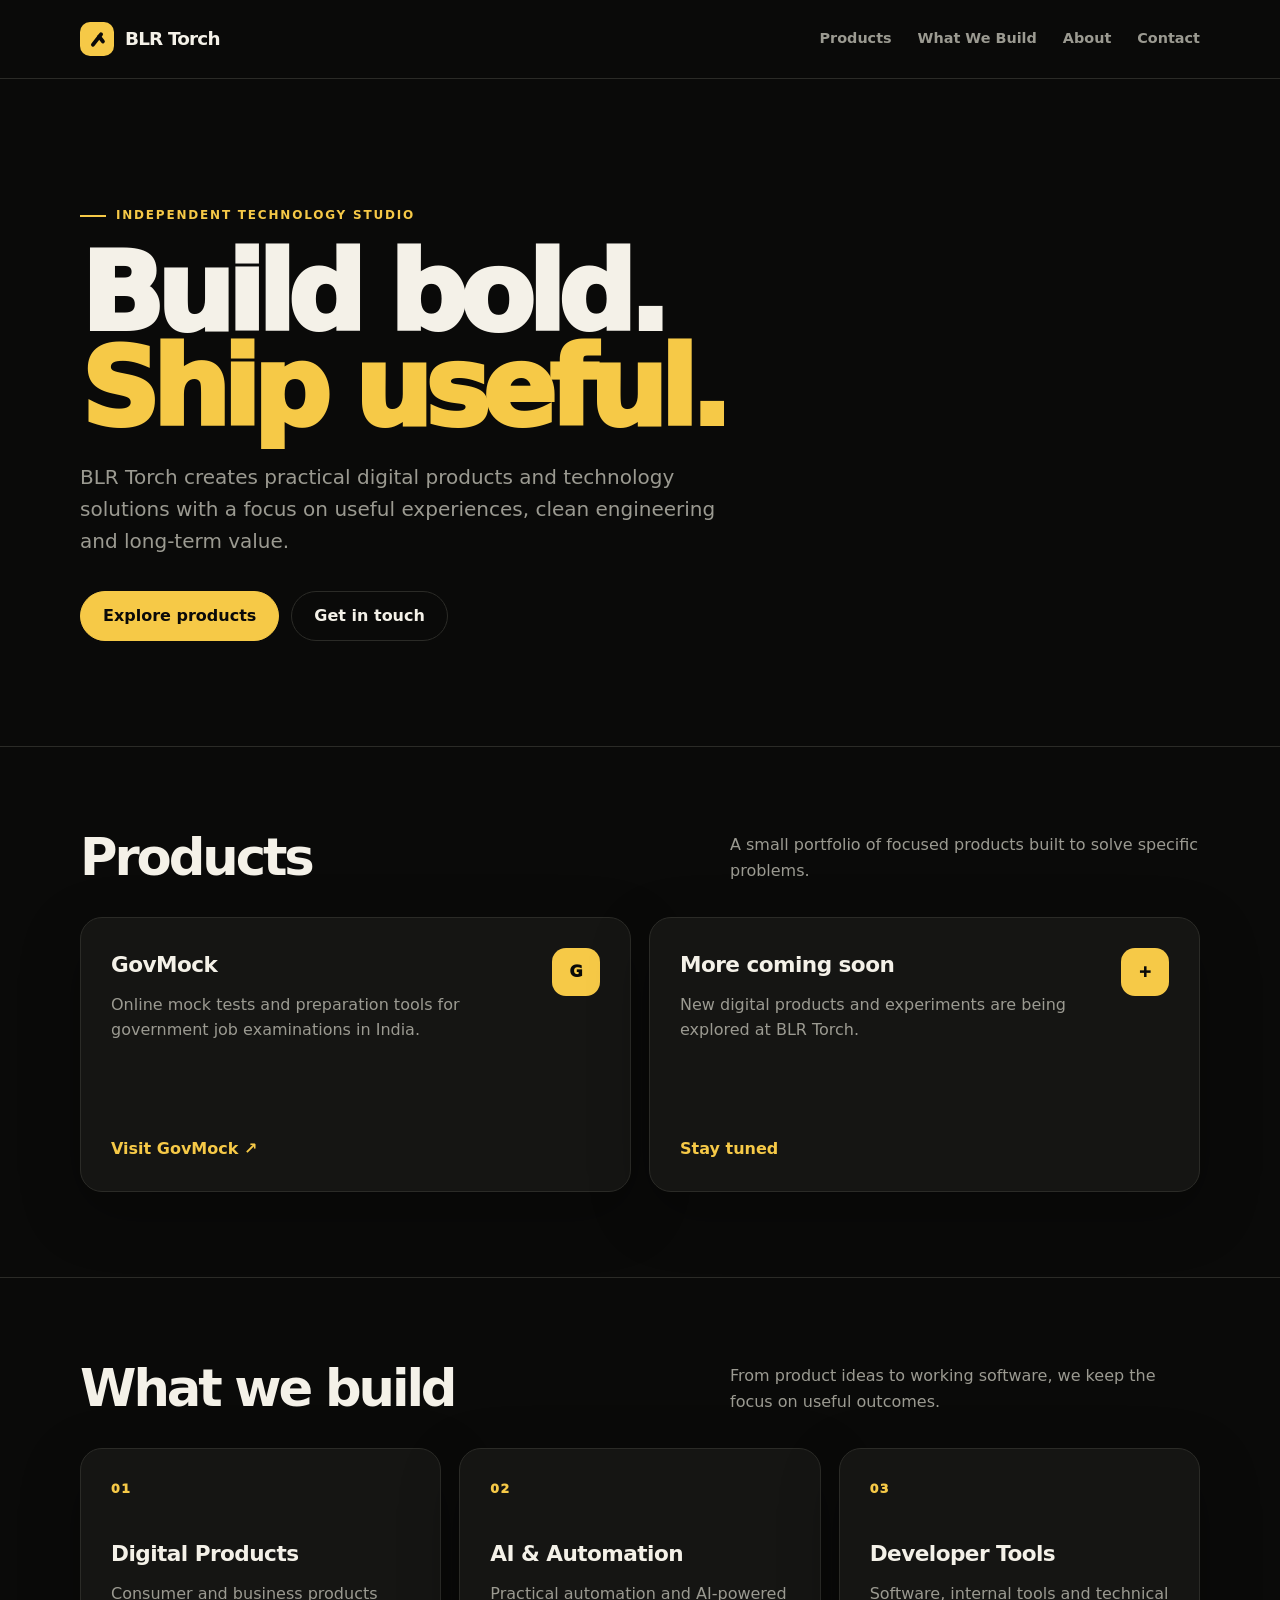
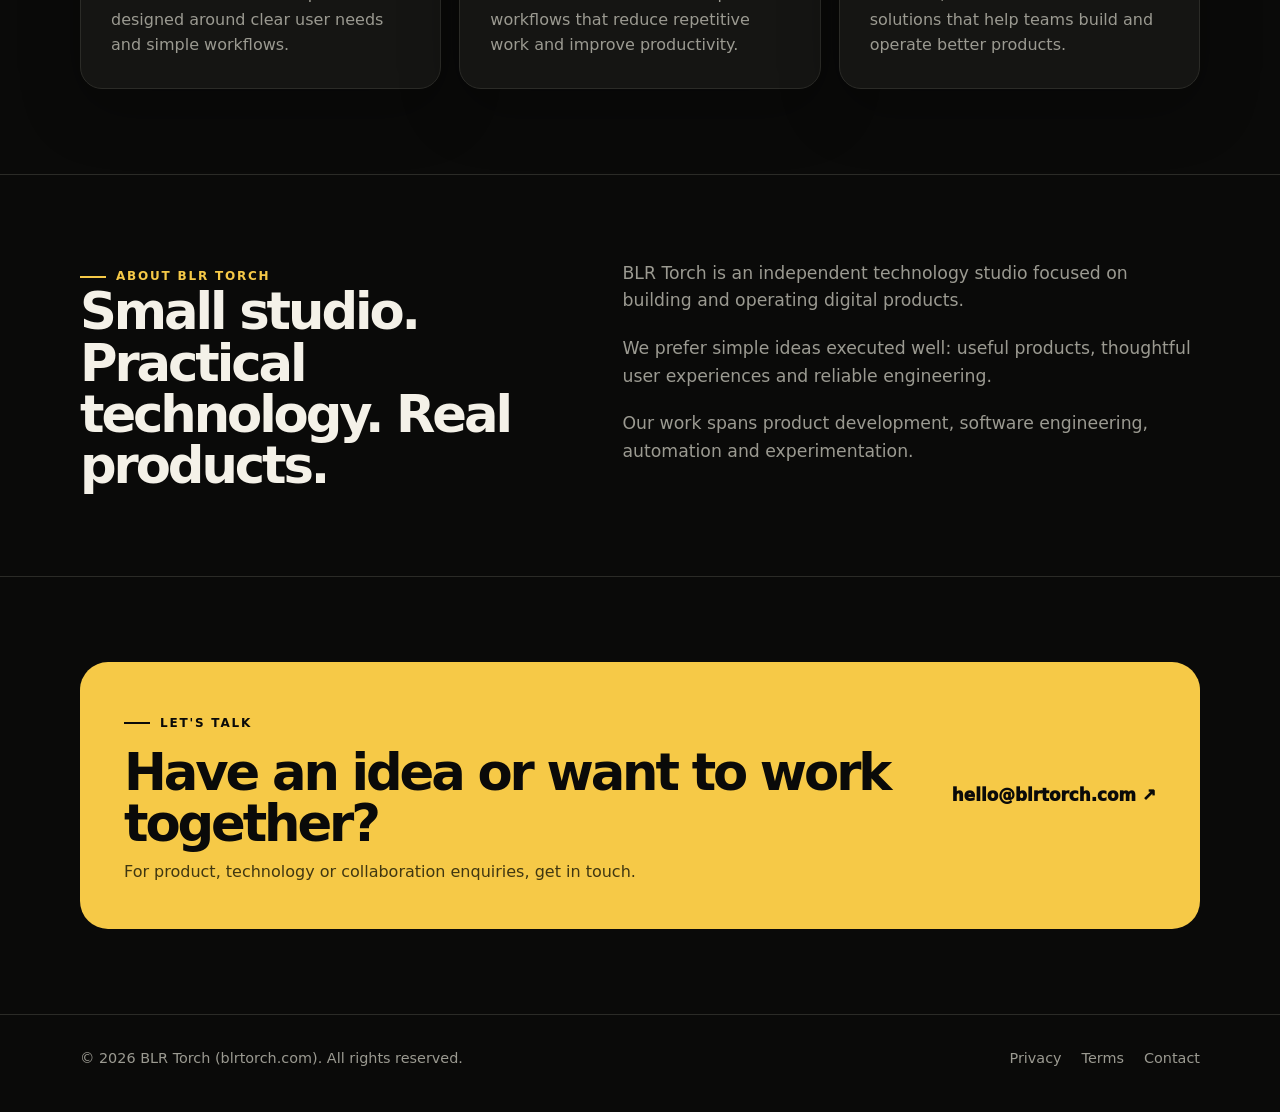
<file: index.html>
<!doctype html>
<html lang="en">

<head>
    <!-- Favicon -->
    <link rel="icon" href="/favicon.ico">
    <link rel="icon" type="image/png" sizes="16x16" href="/favicon-16.png">
    <link rel="icon" type="image/png" sizes="32x32" href="/favicon-32.png">
    <link rel="icon" type="image/png" sizes="48x48" href="/favicon-48.png">
    <link rel="icon" type="image/png" sizes="96x96" href="/favicon-96.png">
    <link rel="icon" type="image/png" sizes="128x128" href="/favicon-128.png">
    <link rel="icon" type="image/png" sizes="256x256" href="/favicon-256.png">
    <link rel="apple-touch-icon" sizes="180x180" href="/apple-touch-icon.png">

    <!-- Basic metadata -->
    <meta charset="utf-8">
    <meta name="viewport" content="width=device-width, initial-scale=1">
    <title>BLR Torch — Digital Products & Technology</title>
    <meta name="description"
        content="BLR Torch builds focused digital products, developer tools and technology solutions.">
    <meta name="theme-color" content="#0A0A09">
    <!-- Canonical -->
    <link rel="canonical" href="https://blrtorch.com/">

    <!-- Open Graph -->
    <meta property="og:title"
        content="BLR Torch — Digital Products & Technology">
    <meta property="og:description"
        content="BLR Torch builds focused digital products, developer tools and technology solutions.">
    <meta property="og:type" content="website">
    <meta property="og:url" content="https://blrtorch.com/">

    <meta property="og:site_name" content="BLR Torch">

    <!-- Styles -->
    <link rel="stylesheet" href="/style.css">

    <!-- Google Site Name -->
    <script type="application/ld+json">
    {
        "@context": "https://schema.org",
        "@type": "WebSite",
        "name": "BLR Torch",
        "alternateName": [
            "BLRTorch",
            "blrtorch.com"
        ],
        "url": "https://blrtorch.com/"
    }
    </script>

    <!-- Organization -->
    <script type="application/ld+json">
    {
        "@context": "https://schema.org",
        "@type": "Organization",
        "name": "BLR Torch",
        "alternateName": "BLRTorch",
        "url": "https://blrtorch.com/",
        "logo": "https://blrtorch.com/favicon-256.png"
    }
    </script>
</head>

<body>
    <header class="site-header">
        <div class="container nav">
            <a class="logo" href="index.html"><span class="logo-mark" aria-hidden="true"></span>BLR Torch</a>
            <nav class="nav-links" aria-label="Primary navigation">
                <a href="#products">Products</a><a href="#services">What We Build</a><a href="#about">About</a><a
                    href="#contact">Contact</a>
            </nav>
        </div>
    </header>

    <main>
        <section class="hero">
            <div class="container">
                <div class="eyebrow">Independent technology studio</div>
                <h1>Build bold.<br><span>Ship useful.</span></h1>
                <p class="hero-copy">BLR Torch creates practical digital products and technology solutions with a focus
                    on useful experiences, clean engineering and long-term value.</p>
                <div class="hero-actions">
                    <a class="btn btn-primary" href="#products">Explore products</a>
                    <a class="btn btn-secondary" href="#contact">Get in touch</a>
                </div>
            </div>
        </section>

        <section class="section" id="products">
            <div class="container">
                <div class="section-head">
                    <h2>Products</h2>
                    <p class="section-intro">A small portfolio of focused products built to solve specific problems.</p>
                </div>
                <div class="grid products">
                    <article class="card product-card">
                        <div class="product-top">
                            <div>
                                <h3>GovMock</h3>
                                <p>Online mock tests and preparation tools for government job examinations in India.</p>
                            </div>
                            <div class="product-badge">G</div>
                        </div>
                        <a class="product-link" href="https://govmock.blrtorch.com" target="_blank" rel="noopener">Visit
                            GovMock ↗</a>
                    </article>
                    <article class="card product-card">
                        <div class="product-top">
                            <div>
                                <h3>More coming soon</h3>
                                <p>New digital products and experiments are being explored at BLR Torch.</p>
                            </div>
                            <div class="product-badge">+</div>
                        </div>
                        <span class="product-link">Stay tuned</span>
                    </article>
                </div>
            </div>
        </section>

        <section class="section" id="services">
            <div class="container">
                <div class="section-head">
                    <h2>What we build</h2>
                    <p class="section-intro">From product ideas to working software, we keep the focus on useful
                        outcomes.</p>
                </div>
                <div class="grid services">
                    <article class="card">
                        <div class="service-number">01</div>
                        <h3>Digital Products</h3>
                        <p>Consumer and business products designed around clear user needs and simple workflows.</p>
                    </article>
                    <article class="card">
                        <div class="service-number">02</div>
                        <h3>AI & Automation</h3>
                        <p>Practical automation and AI-powered workflows that reduce repetitive work and improve
                            productivity.</p>
                    </article>
                    <article class="card">
                        <div class="service-number">03</div>
                        <h3>Developer Tools</h3>
                        <p>Software, internal tools and technical solutions that help teams build and operate better
                            products.</p>
                    </article>
                </div>
            </div>
        </section>

        <section class="section" id="about">
            <div class="container about">
                <div>
                    <div class="eyebrow">About BLR Torch</div>
                    <h2>Small studio. Practical technology. Real products.</h2>
                </div>
                <div class="about-copy">
                    <p>BLR Torch is an independent technology studio focused on building and operating digital products.
                    </p>
                    <p>We prefer simple ideas executed well: useful products, thoughtful user experiences and reliable
                        engineering.</p>
                    <p>Our work spans product development, software engineering, automation and experimentation.</p>
                </div>
            </div>
        </section>

        <section class="section" id="contact">
            <div class="container">
                <div class="contact-card">
                    <div>
                        <div class="eyebrow">Let's talk</div>
                        <h2>Have an idea or want to work together?</h2>
                        <p>For product, technology or collaboration enquiries, get in touch.</p>
                    </div>
                    <a class="contact-email" href="mailto:hello@blrtorch.com">hello@blrtorch.com ↗</a>
                </div>
            </div>
        </section>
    </main>

    <footer>
        <div class="container footer-inner">
            <!-- <div>© 2026 BLR Torch. All rights reserved.</div> -->
            <div>© 2026 BLR Torch (blrtorch.com). All rights reserved.</div>
            <div class="footer-links"><a href="privacy.html">Privacy</a><a href="terms.html">Terms</a><a
                    href="mailto:hello@blrtorch.com">Contact</a></div>
        </div>
    </footer>
</body>

</html>
</file>
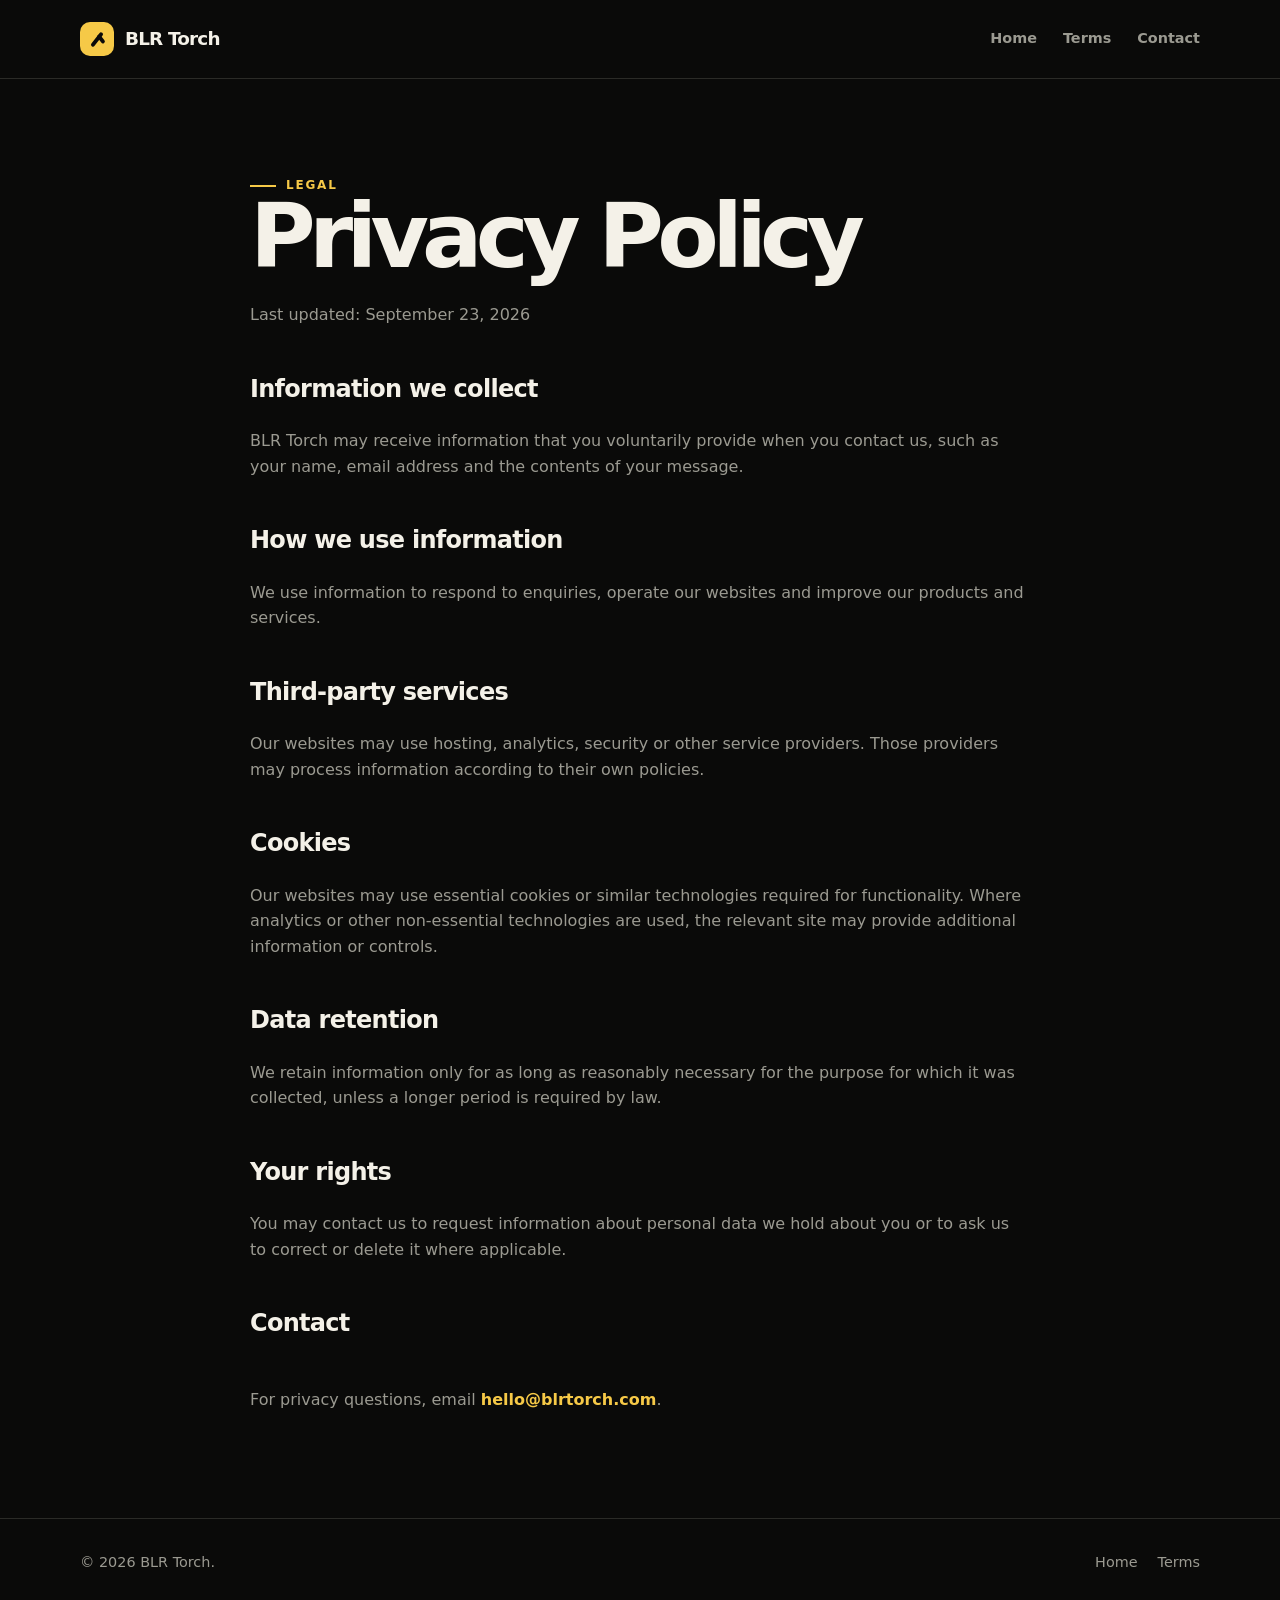
<file: privacy.html>
<!doctype html>
<html lang="en"><head><meta charset="utf-8"><meta name="viewport" content="width=device-width,initial-scale=1">
<title>Privacy Policy — BLR Torch</title><meta name="description" content="Privacy Policy for BLR Torch."><meta name="theme-color" content="#0A0A09"><link rel="canonical" href="https://blrtorch.com/privacy.html"><link rel="stylesheet" href="style.css"></head>
<body><header class="site-header"><div class="container nav"><a class="logo" href="index.html"><span class="logo-mark"></span>BLR Torch</a><nav class="nav-links"><a href="index.html">Home</a><a href="terms.html">Terms</a><a href="mailto:hello@blrtorch.com">Contact</a></nav></div></header>
<main class="page-main"><div class="container content"><div class="eyebrow">Legal</div><h1>Privacy Policy</h1><p>Last updated: September 23, 2026</p>
<h2>Information we collect</h2><p>BLR Torch may receive information that you voluntarily provide when you contact us, such as your name, email address and the contents of your message.</p>
<h2>How we use information</h2><p>We use information to respond to enquiries, operate our websites and improve our products and services.</p>
<h2>Third-party services</h2><p>Our websites may use hosting, analytics, security or other service providers. Those providers may process information according to their own policies.</p>
<h2>Cookies</h2><p>Our websites may use essential cookies or similar technologies required for functionality. Where analytics or other non-essential technologies are used, the relevant site may provide additional information or controls.</p>
<h2>Data retention</h2><p>We retain information only for as long as reasonably necessary for the purpose for which it was collected, unless a longer period is required by law.</p>
<h2>Your rights</h2><p>You may contact us to request information about personal data we hold about you or to ask us to correct or delete it where applicable.</p>
<h2>Contact</h2><p>For privacy questions, email <a class="product-link" href="mailto:hello@blrtorch.com">hello@blrtorch.com</a>.</p>
</div></main>
<footer><div class="container footer-inner"><div>© 2026 BLR Torch.</div><div class="footer-links"><a href="index.html">Home</a><a href="terms.html">Terms</a></div></div></footer></body></html>
</file>
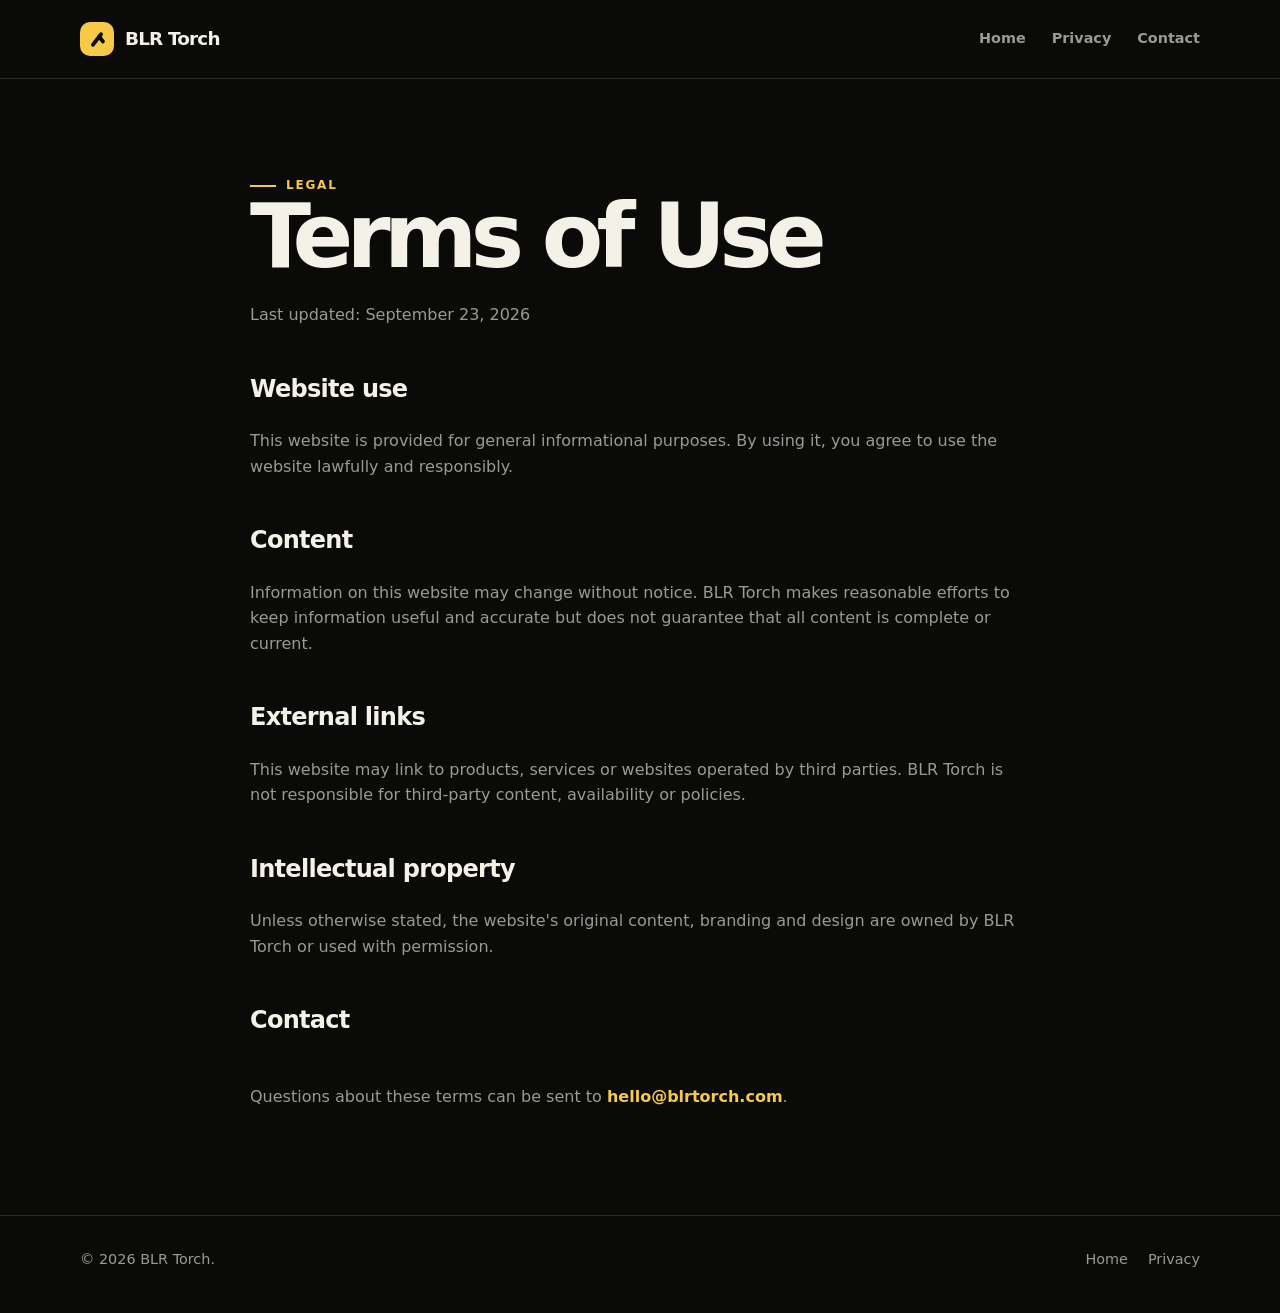
<file: terms.html>
<!doctype html>
<html lang="en">

<head>
    <meta charset="utf-8">
    <meta name="viewport" content="width=device-width,initial-scale=1">
    <title>Terms of Use — BLR Torch</title>
    <meta name="description" content="Terms of Use for BLR Torch.">
    <meta name="theme-color" content="#0A0A09">
    <link rel="canonical" href="https://blrtorch.com/terms.html">
    <link rel="stylesheet" href="style.css">
</head>

<body>
    <header class="site-header">
        <div class="container nav"><a class="logo" href="index.html"><span class="logo-mark"></span>BLR Torch</a>
            <nav class="nav-links"><a href="index.html">Home</a><a href="privacy.html">Privacy</a><a
                    href="mailto:hello@blrtorch.com">Contact</a></nav>
        </div>
    </header>
    <main class="page-main">
        <div class="container content">
            <div class="eyebrow">Legal</div>
            <h1>Terms of Use</h1>
            <p>Last updated: September 23, 2026</p>
            <h2>Website use</h2>
            <p>This website is provided for general informational purposes. By using it, you agree to use the website
                lawfully and responsibly.</p>
            <h2>Content</h2>
            <p>Information on this website may change without notice. BLR Torch makes reasonable efforts to keep
                information useful and accurate but does not guarantee that all content is complete or current.</p>
            <h2>External links</h2>
            <p>This website may link to products, services or websites operated by third parties. BLR Torch is not
                responsible for third-party content, availability or policies.</p>
            <h2>Intellectual property</h2>
            <p>Unless otherwise stated, the website's original content, branding and design are owned by BLR Torch or
                used with permission.</p>
            <h2>Contact</h2>
            <p>Questions about these terms can be sent to <a class="product-link"
                    href="mailto:hello@blrtorch.com">hello@blrtorch.com</a>.</p>
        </div>
    </main>
    <footer>
        <div class="container footer-inner">
            <div>© 2026 BLR Torch.</div>
            <div class="footer-links"><a href="index.html">Home</a><a href="privacy.html">Privacy</a></div>
        </div>
    </footer>
</body>

</html>
</file>
<file: style.css>
:root {
  --ink: #F4F1E8;
  --muted: #9B9A91;
  --bg: #0A0A09;
  --paper: #151513;
  --accent: #F6C947;
  --accent-2: #FFFFFF;
  --line: #2B2B27;
  --dark: #0A0A09;
  --max: 1120px;
  --radius: 22px;
  --shadow: 0 20px 60px rgba(0, 0, 0, .28);
}

* {
  box-sizing: border-box
}

html {
  scroll-behavior: smooth
}

body {
  margin: 0;
  background: var(--bg);
  color: var(--ink);
  font-family: Inter, ui-sans-serif, system-ui, -apple-system, BlinkMacSystemFont, "Segoe UI", sans-serif;
  line-height: 1.6;
}

a {
  color: inherit;
  text-decoration: none
}

.container {
  width: min(var(--max), calc(100% - 40px));
  margin: auto
}

.site-header {
  padding: 22px 0;
  border-bottom: 1px solid var(--line);
  background: rgba(10, 10, 9, .9);
}

.nav {
  display: flex;
  align-items: center;
  justify-content: space-between;
  gap: 24px
}

.logo {
  display: inline-flex;
  align-items: center;
  gap: 11px;
  font-weight: 900;
  letter-spacing: -.045em;
  font-size: 1.15rem;
}

.logo-mark {
  width: 34px;
  height: 34px;
  border-radius: 10px;
  background: var(--accent);
  display: grid;
  place-items: center;
  position: relative;
}

.logo-mark:before,
.logo-mark:after {
  content: "";
  position: absolute;
  background: var(--dark);
}

.logo-mark:before {
  width: 4px;
  height: 17px;
  border-radius: 3px;
  transform: rotate(38deg)
}

.logo-mark:after {
  width: 4px;
  height: 10px;
  border-radius: 3px;
  transform: rotate(-38deg);
  left: 19px;
  top: 12px
}

.nav-links {
  display: flex;
  gap: 26px;
  color: var(--muted);
  font-size: .9rem;
  font-weight: 700
}

.nav-links a:hover {
  color: var(--accent)
}

.hero {
  padding: 120px 0 105px;
  position: relative;
  overflow: hidden
}

/* .hero:after{
  content:"";position:absolute;width:520px;height:520px;
  border:1px solid rgba(246,201,71,.14);border-radius:50%;
  right:-250px;top:-180px;pointer-events:none;
} */
.eyebrow {
  display: inline-flex;
  align-items: center;
  gap: 10px;
  color: var(--accent);
  font-size: .75rem;
  font-weight: 900;
  text-transform: uppercase;
  letter-spacing: .15em;
}

.eyebrow:before {
  content: "";
  width: 26px;
  height: 2px;
  background: var(--accent)
}

.hero h1 {
  max-width: 950px;
  margin: 20px 0 24px;
  font-size: clamp(3.7rem, 8.5vw, 8.2rem);
  line-height: .88;
  letter-spacing: -.065em;
  font-weight: 950;
}

.hero h1 span {
  color: var(--accent)
}

.hero-copy {
  max-width: 650px;
  color: var(--muted);
  font-size: clamp(1.05rem, 2vw, 1.25rem)
}

.hero-actions {
  display: flex;
  flex-wrap: wrap;
  gap: 12px;
  margin-top: 34px
}

.btn {
  min-height: 50px;
  padding: 0 22px;
  border-radius: 999px;
  display: inline-flex;
  align-items: center;
  justify-content: center;
  border: 1px solid var(--line);
  font-weight: 850;
  transition: .2s ease;
}

.btn:hover {
  transform: translateY(-2px)
}

.btn-primary {
  background: var(--accent);
  border-color: var(--accent);
  color: var(--dark)
}

.btn-secondary {
  background: transparent;
  color: var(--ink)
}

.btn-secondary:hover {
  border-color: var(--accent);
  color: var(--accent)
}

.section {
  padding: 85px 0;
  border-top: 1px solid var(--line)
}

.section-head {
  display: flex;
  justify-content: space-between;
  align-items: end;
  gap: 40px;
  margin-bottom: 34px
}

.section h2 {
  margin: 0;
  font-size: clamp(2.1rem, 4vw, 3.6rem);
  line-height: 1;
  letter-spacing: -.06em
}

.section-intro {
  max-width: 470px;
  color: var(--muted);
  margin: 0
}

.grid {
  display: grid;
  gap: 18px
}

.products {
  grid-template-columns: repeat(2, minmax(0, 1fr))
}

.services {
  grid-template-columns: repeat(3, minmax(0, 1fr))
}

.card {
  background: var(--paper);
  border: 1px solid var(--line);
  border-radius: var(--radius);
  padding: 30px;
  box-shadow: var(--shadow);
}

.card:hover {
  border-color: #514f43
}

.card h3 {
  margin: 0 0 9px;
  font-size: 1.35rem;
  letter-spacing: -.025em
}

.card p {
  margin: 0;
  color: var(--muted)
}

.product-card {
  min-height: 275px;
  display: flex;
  flex-direction: column;
  justify-content: space-between
}

.product-top {
  display: flex;
  justify-content: space-between;
  gap: 20px
}

.product-badge {
  flex: 0 0 48px;
  width: 48px;
  height: 48px;
  border-radius: 14px;
  display: grid;
  place-items: center;
  background: var(--accent);
  color: var(--dark);
  font-weight: 950
}

.product-link {
  display: inline-flex;
  align-items: center;
  gap: 8px;
  color: var(--accent);
  font-weight: 850;
  margin-top: 24px
}

.product-link:hover {
  color: var(--white)
}

.service-number {
  color: var(--accent);
  font-size: .78rem;
  font-weight: 950;
  letter-spacing: .12em;
  margin-bottom: 38px
}

.about {
  display: grid;
  grid-template-columns: .9fr 1.1fr;
  gap: 70px;
  align-items: start
}

.about h2 {
  max-width: 520px
}

.about-copy {
  color: var(--muted);
  font-size: 1.08rem
}

.about-copy p {
  margin: 0 0 20px
}

.contact-card {
  display: grid;
  grid-template-columns: 1fr auto;
  align-items: center;
  gap: 35px;
  background: var(--accent);
  color: var(--dark);
  border-radius: 28px;
  padding: 44px;
}

.contact-card .eyebrow {
  color: var(--dark)
}

.contact-card .eyebrow:before {
  background: var(--dark)
}

.contact-card h2 {
  margin: 14px 0 10px;
  font-size: clamp(2rem, 4vw, 3.2rem);
  line-height: 1
}

.contact-card p {
  margin: 0;
  color: #403711
}

.contact-email {
  font-weight: 950;
  font-size: 1.05rem;
  white-space: nowrap
}

.contact-email:hover {
  text-decoration: underline
}

footer {
  padding: 32px 0 42px;
  border-top: 1px solid var(--line)
}

.footer-inner {
  display: flex;
  align-items: center;
  justify-content: space-between;
  gap: 20px;
  color: var(--muted);
  font-size: .9rem
}

.footer-links {
  display: flex;
  gap: 20px
}

.footer-links a:hover {
  color: var(--accent)
}

.page-main {
  padding: 90px 0;
  min-height: 70vh
}

.page-main .content {
  max-width: 780px
}

.page-main h1 {
  font-size: clamp(3rem, 7vw, 6rem);
  line-height: .9;
  letter-spacing: -.075em;
  margin: 0 0 26px
}

.page-main h2 {
  margin-top: 42px;
  letter-spacing: -.03em
}

.page-main p,
.page-main li {
  color: var(--muted)
}

.not-found {
  text-align: center;
  padding: 120px 0
}

.not-found h1 {
  font-size: clamp(6rem, 16vw, 12rem);
  line-height: .8;
  margin: 0;
  color: var(--accent);
  letter-spacing: -.1em
}

@media(max-width:800px) {
  .nav-links {
    display: none
  }

  .hero {
    padding: 80px 0 70px
  }

  .section {
    padding: 65px 0
  }

  .products,
  .services,
  .about {
    grid-template-columns: 1fr
  }

  .section-head {
    display: block
  }

  .section-intro {
    margin-top: 16px
  }

  .contact-card {
    grid-template-columns: 1fr;
    padding: 30px
  }

  .contact-email {
    white-space: normal
  }

  .footer-inner {
    flex-direction: column;
    align-items: flex-start
  }
}

@media(max-width:480px) {
  .container {
    width: min(var(--max), calc(100% - 28px))
  }

  .hero h1 {
    font-size: 3.65rem
  }

  .card {
    padding: 24px
  }
}
</file>
